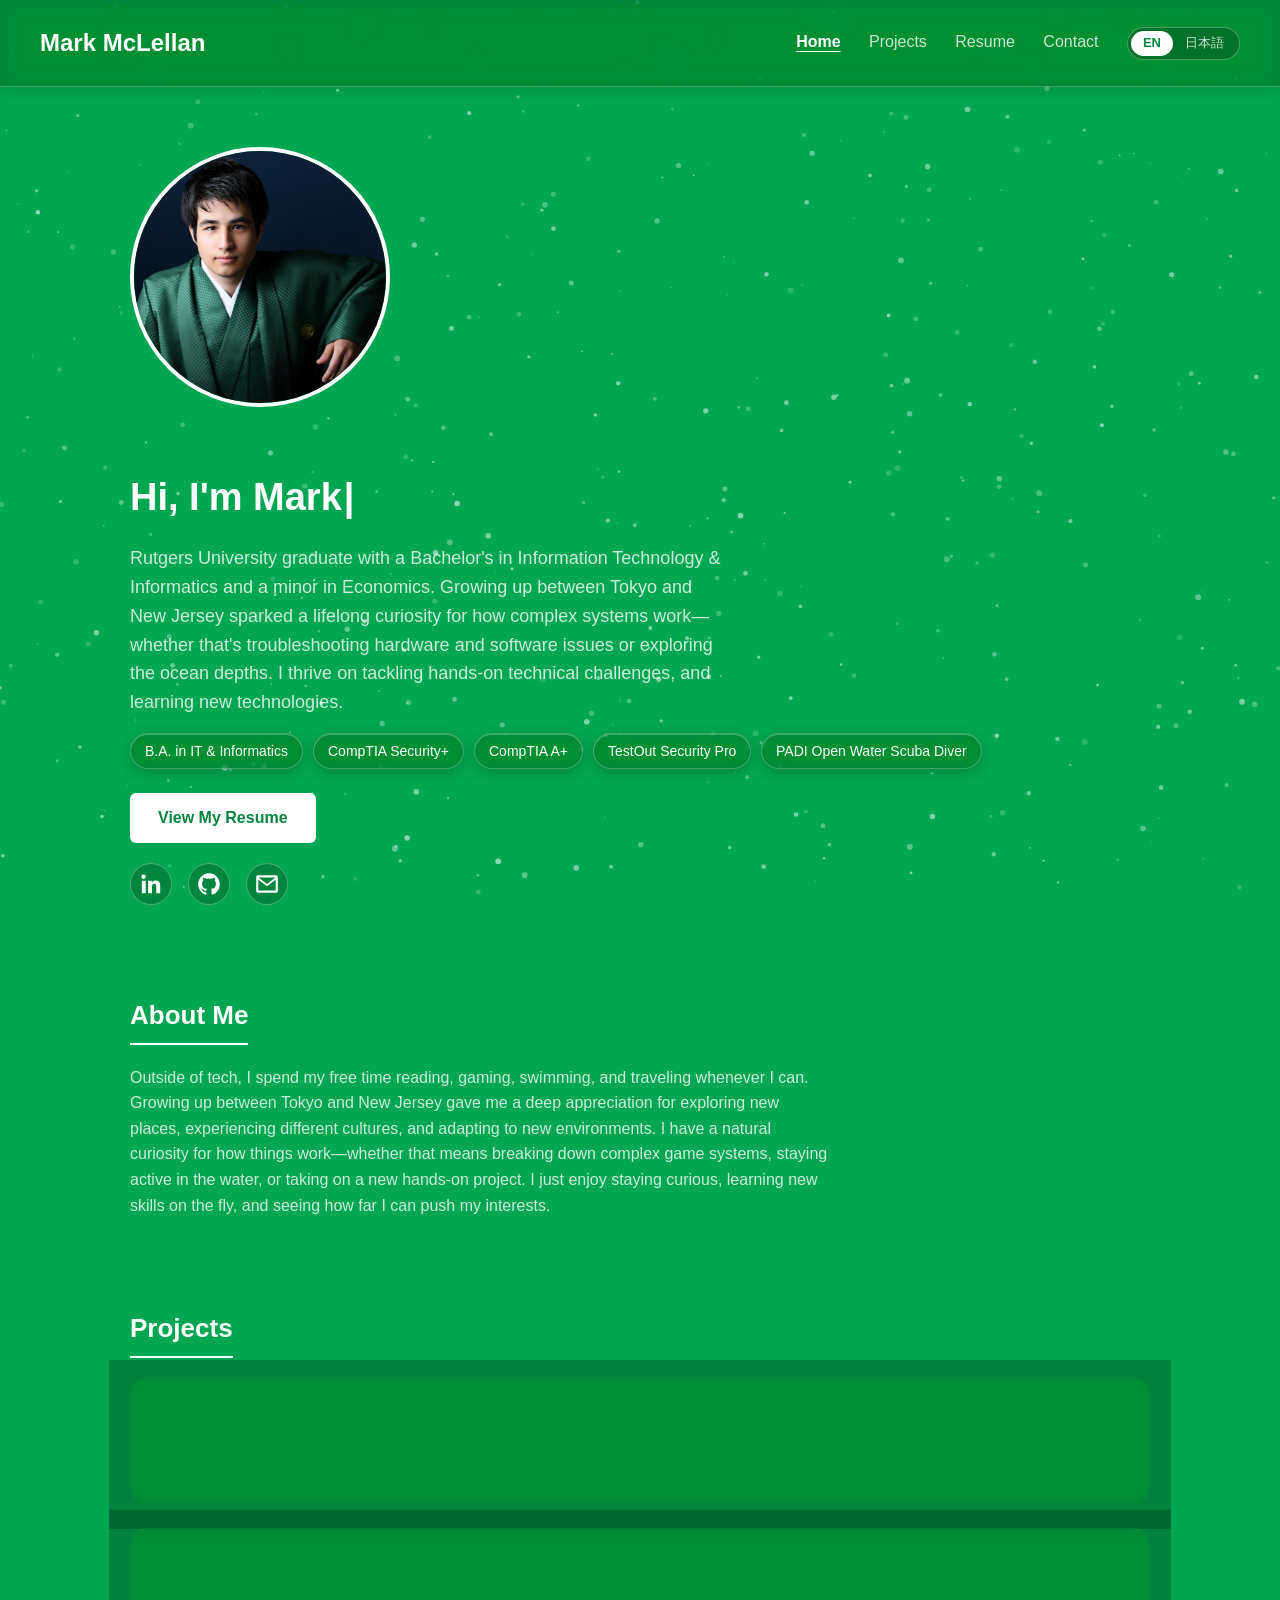
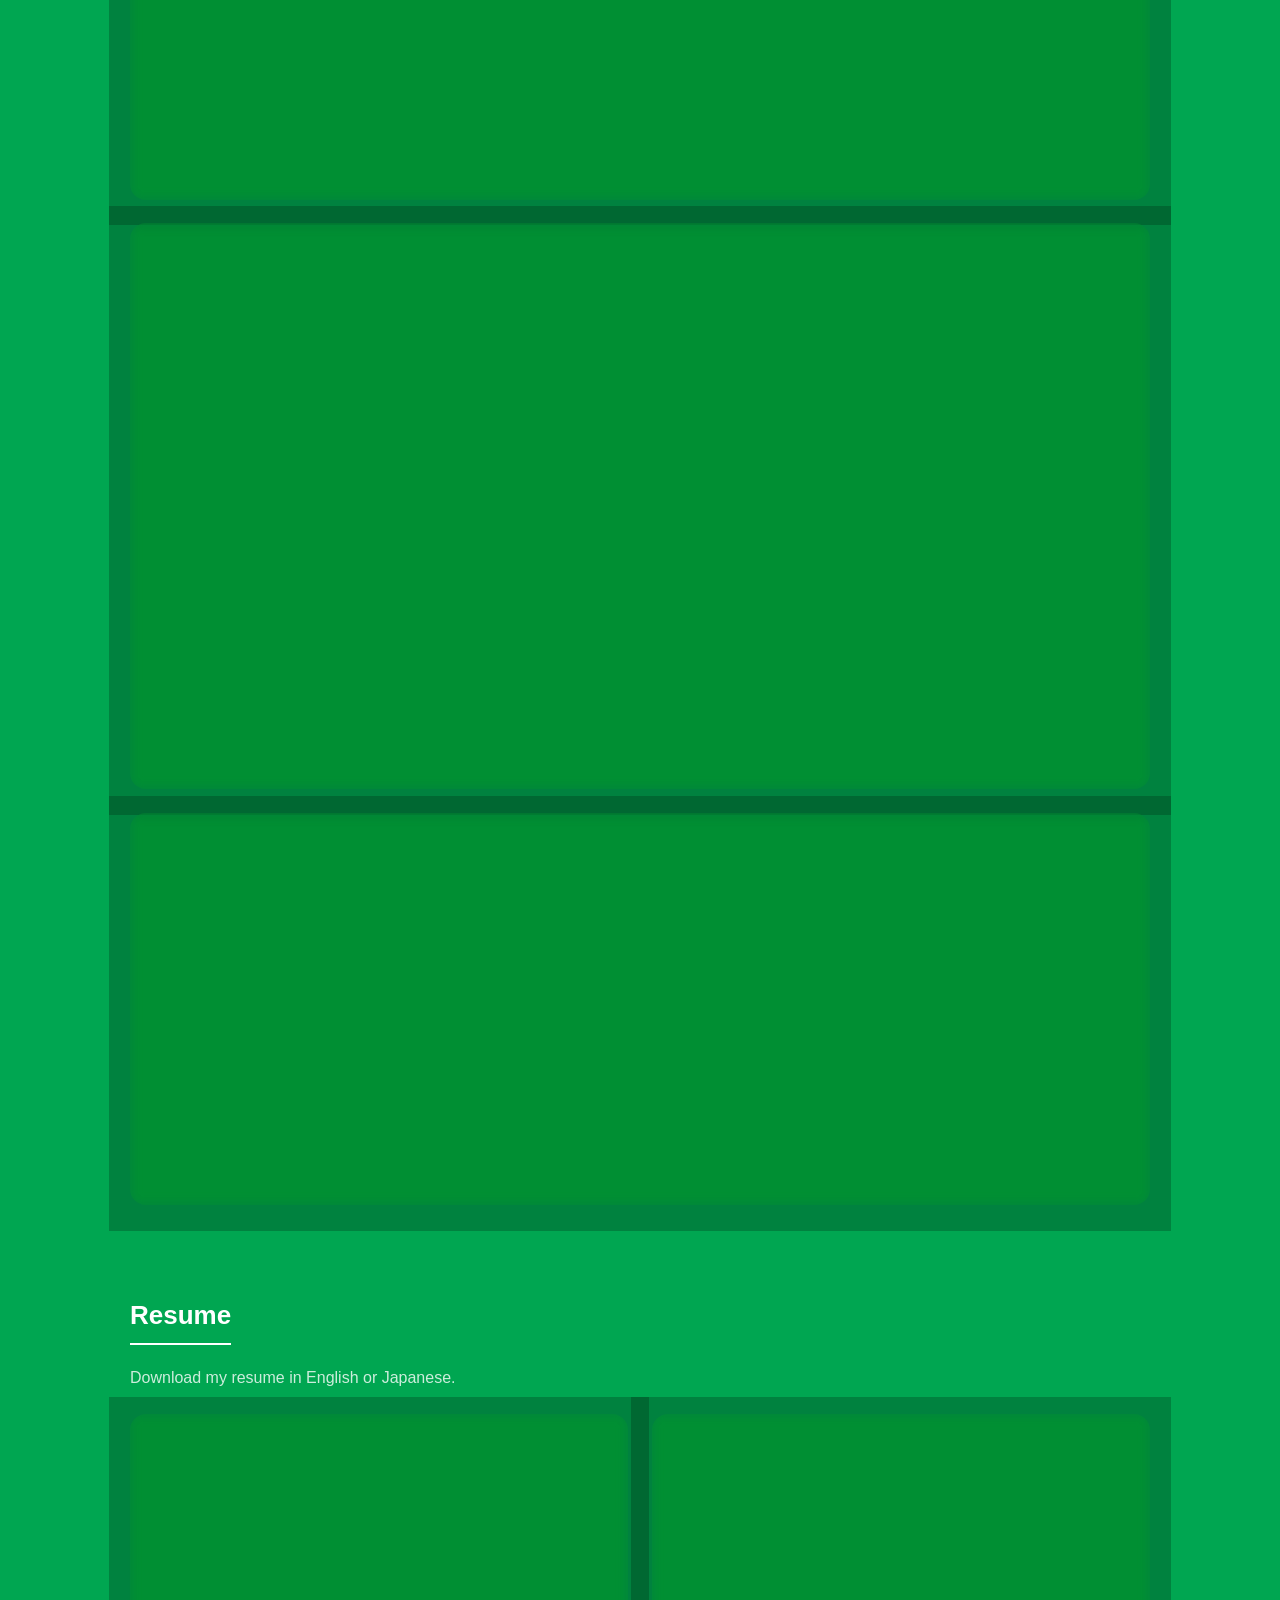
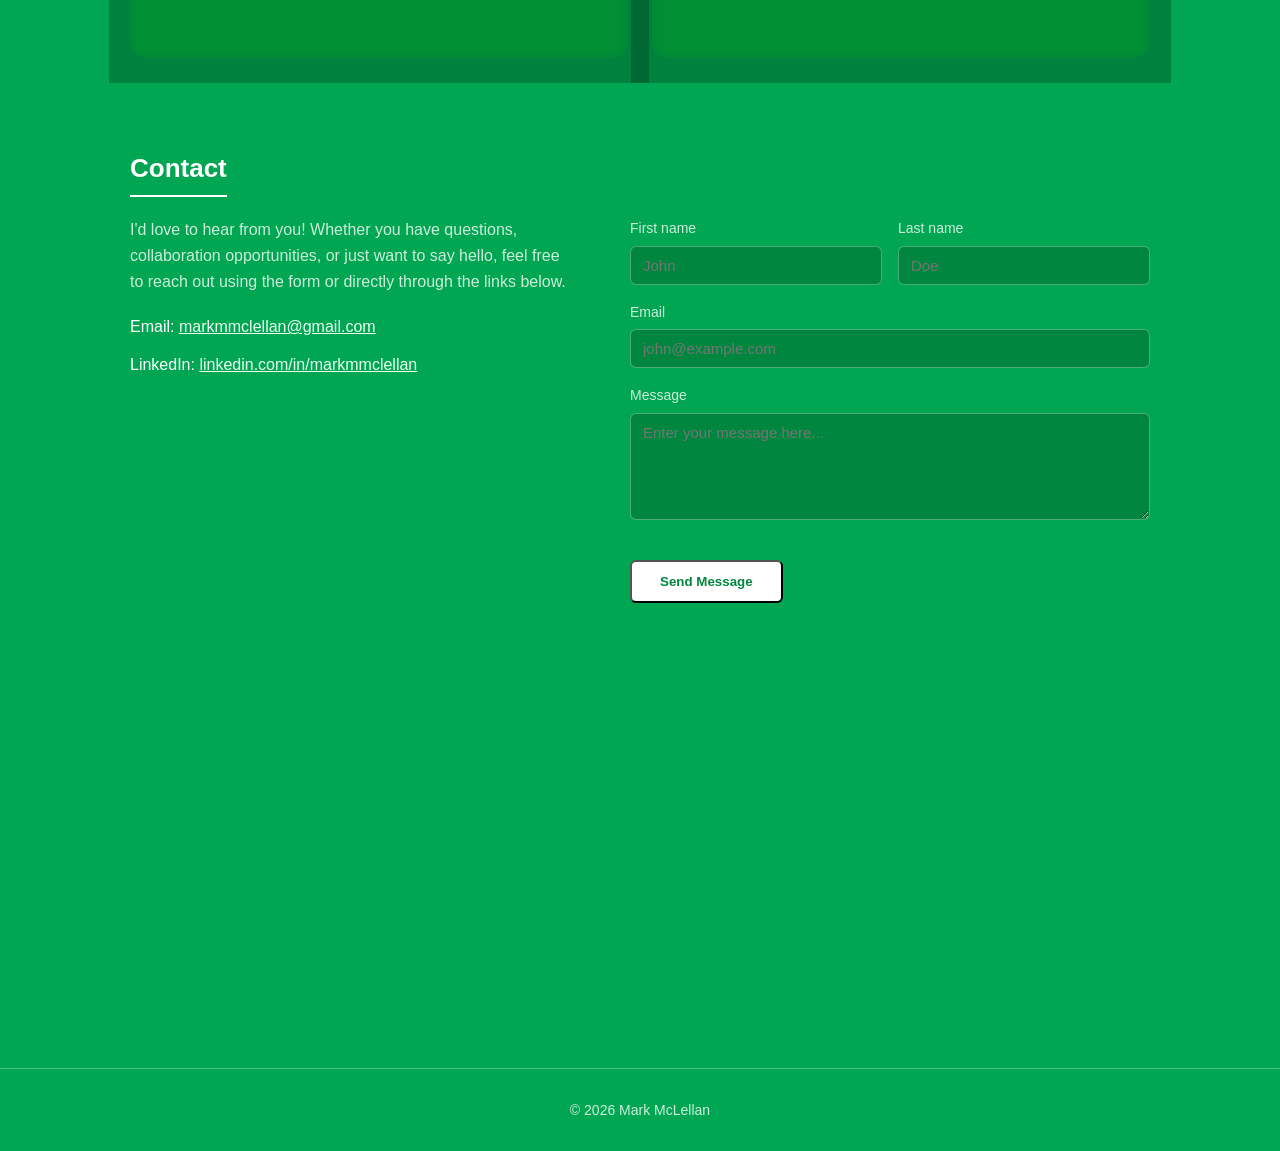
<file: index.html>
<!DOCTYPE html>
<html lang="en">
<head>
    <meta charset="UTF-8">
    <meta name="viewport" content="width=device-width, initial-scale=1.0">
    <title>Mark McLellan</title>
    <meta name="google-site-verification" content="WVJ0k1XuomdZE7ZIM6ZJ7jIzkWC1OlA1aQbXCrHc-C8" />
    <meta name="description" content="Mark McLellan: IT professional and Rutgers graduate (B.A. in Information Technology &amp; Informatics) with CompTIA Security+ and A+. Portfolio, projects and resume.">
    <link rel="canonical" href="https://markmmclellan.github.io/Personal-Website/">
    <meta property="og:type" content="website">
    <meta property="og:url" content="https://markmmclellan.github.io/Personal-Website/">
    <meta property="og:image" content="https://markmmclellan.github.io/Personal-Website/GraduationPortrait.JPG">
    <meta property="og:image:width" content="1200">
    <meta property="og:image:height" content="800">
    <meta property="og:site_name" content="Mark McLellan">
    <meta property="og:title" content="Mark McLellan | IT Professional">
    <meta property="og:description" content="Rutgers graduate with CompTIA Security+ and A+. Portfolio, projects and resume.">
    <meta name="twitter:card" content="summary_large_image">
    <meta name="twitter:image" content="https://markmmclellan.github.io/Personal-Website/GraduationPortrait.JPG">
    <script type="application/ld+json">
    {
        "@context": "https://schema.org",
        "@type": "Person",
        "name": "Mark McLellan",
        "url": "https://markmmclellan.github.io/Personal-Website/",
        "image": "https://markmmclellan.github.io/Personal-Website/GraduationPortrait.JPG",
        "alumniOf": { "@type": "CollegeOrUniversity", "name": "Rutgers University" },
        "sameAs": [
            "https://www.linkedin.com/in/markmmclellan/",
            "https://github.com/markmmclellan"
        ]
    }
    </script>
    <meta name="twitter:title" content="Mark McLellan | IT Professional">
    <meta name="twitter:description" content="Rutgers graduate with CompTIA Security+ and A+. Portfolio, projects and resume.">
    <link rel="stylesheet" type="text/css" href="styles.css">
    <link rel="icon" type="image/x-icon" href="RunningMan.ico">
    <script>document.documentElement.classList.add('js');</script>
</head>

<body>
    <svg width="0" height="0" style="position:absolute" aria-hidden="true" focusable="false">
        <filter id="shoji-silhouette" color-interpolation-filters="sRGB" x="0" y="0" width="100%" height="100%">
            <feColorMatrix type="matrix" values="0.2126 0.7152 0.0722 0 0  0.2126 0.7152 0.0722 0 0  0.2126 0.7152 0.0722 0 0  0 0 0 1 0"/>
            <feComponentTransfer>
                <feFuncR type="table" tableValues="0 0 0 0 0 0 0 0.3 0.85 1 1 1 0.85 0.3 0 0 0 0 0 0 0"/>
                <feFuncG type="table" tableValues="0 0 0 0 0 0 0 0.3 0.85 1 1 1 0.85 0.3 0 0 0 0 0 0 0"/>
                <feFuncB type="table" tableValues="0 0 0 0 0 0 0 0.3 0.85 1 1 1 0.85 0.3 0 0 0 0 0 0 0"/>
            </feComponentTransfer>
        </filter>
    </svg>

    <canvas id="particles"></canvas>

    <nav class="navbar">
        <div class="navbar-left">
            <a href="#home" class="navbar-name">Mark McLellan</a>
        </div>
        <div class="navbar-right">
            <a href="#home" data-i18n="nav.home">Home</a>
            <a href="#projects" data-i18n="nav.projects">Projects</a>
            <a href="#resume" data-i18n="nav.resume">Resume</a>
            <a href="#contact" data-i18n="nav.contact">Contact</a>
            <div class="lang-toggle" role="group" aria-label="Language">
                <button type="button" data-lang="en" aria-pressed="true">EN</button>
                <button type="button" data-lang="ja" aria-pressed="false">日本語</button>
            </div>
        </div>
    </nav>

    <main class="page">
        <section class="bio" id="home">
            <img src="GraduationPortrait.JPG" alt="Graduation Portrait" width="260" height="260">

            <div class="bio-text">
                <h1><span data-i18n="hero.hi">Hi, I'm </span><span id="typed-text"></span><span class="typed-cursor">|</span></h1>
                <p data-i18n="hero.bio">
                    Rutgers University graduate with a Bachelor's in Information Technology & Informatics and a minor in Economics. Growing up between Tokyo and New Jersey sparked a lifelong curiosity for how complex systems work—whether that's troubleshooting hardware and software issues or exploring the ocean depths. I thrive on tackling hands-on technical challenges, and learning new technologies.
                </p>
                <ul class="tag-list">
                    <li><span class="pill" data-i18n="pill.degree">B.A. in IT &amp; Informatics</span></li>
                    <li>
                        <a class="pill" href="https://www.credly.com/badges/8615ea12-2bb7-4987-b789-14b8177d3f2a/public_url" target="_blank" rel="noopener">CompTIA Security+</a>
                        <div class="cert-popover">
                            <div class="cert-popover-card">
                                <div data-iframe-width="150" data-iframe-height="270" data-share-badge-id="8615ea12-2bb7-4987-b789-14b8177d3f2a" data-share-badge-host="https://www.credly.com"></div>
                            </div>
                        </div>
                    </li>
                    <li>
                        <a class="pill" href="https://www.credly.com/badges/a72372af-707b-4205-a9df-ca8b267f6a89/public_url" target="_blank" rel="noopener">CompTIA A+</a>
                        <div class="cert-popover">
                            <div class="cert-popover-card">
                                <div data-iframe-width="150" data-iframe-height="270" data-share-badge-id="a72372af-707b-4205-a9df-ca8b267f6a89" data-share-badge-host="https://www.credly.com"></div>
                            </div>
                        </div>
                    </li>
                    <li><span class="pill">TestOut Security Pro</span></li>
                    <li><span class="pill" data-i18n="pill.padi">PADI Open Water Scuba Diver</span></li>
                </ul>
                <a class="button" href="#resume" data-i18n="btn.viewresume">View My Resume</a>

                <ul class="social-links">
                    <li>
                        <a href="https://www.linkedin.com/in/markmmclellan/" target="_blank" rel="noopener" aria-label="LinkedIn">
                            <svg viewBox="0 0 24 24" width="26" height="26" fill="currentColor" aria-hidden="true">
                                <path d="M20.45 20.45h-3.56v-5.57c0-1.33-.02-3.04-1.85-3.04-1.85 0-2.14 1.45-2.14 2.94v5.67H9.34V9h3.42v1.56h.05c.48-.91 1.65-1.85 3.4-1.85 3.63 0 4.3 2.39 4.3 5.5v6.24zM5.34 7.43a2.07 2.07 0 1 1 0-4.13 2.07 2.07 0 0 1 0 4.13zM7.12 20.45H3.56V9h3.56v11.45z"/>
                            </svg>
                        </a>
                    </li>
                    <li>
                        <a href="https://github.com/markmmclellan" target="_blank" rel="noopener" aria-label="GitHub">
                            <svg viewBox="0 0 24 24" width="26" height="26" fill="currentColor" aria-hidden="true">
                                <path d="M12 2C6.48 2 2 6.58 2 12.2c0 4.5 2.87 8.32 6.84 9.67.5.1.68-.22.68-.49 0-.24-.01-1.04-.01-1.88-2.78.61-3.37-1.21-3.37-1.21-.46-1.18-1.11-1.5-1.11-1.5-.91-.63.07-.62.07-.62 1 .07 1.53 1.05 1.53 1.05.89 1.55 2.34 1.1 2.91.84.09-.66.35-1.1.63-1.36-2.22-.26-4.56-1.14-4.56-5.07 0-1.12.39-2.03 1.03-2.75-.1-.26-.45-1.3.1-2.71 0 0 .84-.27 2.75 1.05a9.3 9.3 0 0 1 5 0c1.91-1.32 2.75-1.05 2.75-1.05.55 1.41.2 2.45.1 2.71.64.72 1.03 1.63 1.03 2.75 0 3.94-2.34 4.8-4.57 5.06.36.32.68.94.68 1.9 0 1.37-.01 2.47-.01 2.81 0 .27.18.6.69.49A10.02 10.02 0 0 0 22 12.2C22 6.58 17.52 2 12 2z"/>
                            </svg>
                        </a>
                    </li>
                    <li>
                        <a href="mailto:markmmclellan@gmail.com" aria-label="Email">
                            <svg viewBox="0 0 24 24" width="26" height="26" fill="currentColor" aria-hidden="true">
                                <path d="M2 5.5A1.5 1.5 0 0 1 3.5 4h17A1.5 1.5 0 0 1 22 5.5v13a1.5 1.5 0 0 1-1.5 1.5h-17A1.5 1.5 0 0 1 2 18.5v-13zm2.2.5 7.8 5.98L19.8 6H4.2zM20 7.98l-7.4 5.67a1 1 0 0 1-1.2 0L4 7.98V18h16V7.98z"/>
                            </svg>
                        </a>
                    </li>
                </ul>
            </div>
        </section>

        <section>
            <h2 class="section-title" data-i18n="about.title">About Me</h2>
            <p data-i18n="about.body">
                Outside of tech, I spend my free time reading, gaming, swimming, and traveling whenever I can. Growing up between Tokyo and New Jersey gave me a deep appreciation for exploring new places, experiencing different cultures, and adapting to new environments. I have a natural curiosity for how things work—whether that means breaking down complex game systems, staying active in the water, or taking on a new hands-on project. I just enjoy staying curious, learning new skills on the fly, and seeing how far I can push my interests.
            </p>
        </section>

        <section id="projects">
            <h2 class="section-title" data-i18n="proj.title">Projects</h2>

            <div class="project-grid">
                <div class="project-card">
                    <h3 data-i18n="proj.site.title">Personal Website</h3>
                    <p data-i18n="proj.site.body">This site — built with HTML, JavaScript, and CSS to showcase my background, resume, and projects.</p>
                </div>
            </div>

            <div class="project-grid">
                <div class="project-card">
                    <h3 data-i18n="proj.vcalc.title">V-Calc: Pokémon Champions Damage &amp; Speed Calculator</h3>
                    <p data-i18n="proj.vcalc.body">A Showdown-style damage and turn-order calculator for Pokémon Champions, built with React and TypeScript on top of the @smogon/calc Champions ruleset. Pulls live usage data from op.gg via a custom scraper so popular moves, items, abilities, natures and Stat Point spreads apply in one click, supports Doubles with spread-move handling, team import/export from Showdown pastes, and saved presets. Deployed to GitHub Pages with a scheduled workflow that rebuilds every 6 hours to keep the data fresh.</p>
                    <a href="https://markmmclellan.github.io/V-Calc/" target="_blank" rel="noopener" data-i18n="link.live">Live Calculator &rarr;</a>
                    <a href="https://github.com/markmmclellan/v-calc" target="_blank" rel="noopener" data-i18n="link.github">View on GitHub &rarr;</a>
                </div>
            </div>

            <div class="project-grid">
                <div class="project-card">
                    <h3 data-i18n="proj.llm.title">Self Hosted Local LLM &amp; Interface Stack</h3>
                    <p data-i18n="proj.llm.body">An end-to-end local AI environment running on my own hardware. Koboldcpp serves a Gemma 4 12B (QAT) model as an API backend, and SillyTavern provides the front end for session management and prompt customization. I reach it from my phone from anywhere over Tailscale.</p>

                    <div class="flow" role="img" data-i18n-aria="flow.aria" aria-label="Diagram: a phone connects over a Tailscale WireGuard tunnel to a home PC running SillyTavern, Koboldcpp and the Gemma 4 12B model.">
                        <div class="flow-node">
                            <strong data-i18n="flow.phone">Phone</strong>
                            <span data-i18n="flow.phone.sub">Browser, from anywhere</span>
                        </div>
                        <div class="flow-arrow" aria-hidden="true"></div>
                        <div class="flow-node">
                            <strong data-i18n="flow.ts">Tailscale</strong>
                            <span data-i18n="flow.ts.sub">WireGuard-encrypted mesh, no open ports</span>
                        </div>
                        <div class="flow-arrow" aria-hidden="true"></div>
                        <div class="flow-node flow-host">
                            <strong data-i18n="flow.pc">Home PC</strong>
                            <span>RTX 5080 16 GB &middot; 32 GB RAM</span>
                            <ul>
                                <li data-i18n="flow.li.st">SillyTavern (front end)</li>
                                <li data-i18n="flow.li.kobold">Koboldcpp (API backend)</li>
                                <li>Gemma 4 12B QAT</li>
                            </ul>
                        </div>
                    </div>

                    <h4 data-i18n="sec.title">Security</h4>
                    <p data-i18n="sec.body">I used Tailscale instead of port forwarding, so nothing on my home network is exposed to the public internet. Only my own authenticated devices can reach the model.</p>

                    <h4 data-i18n="learn.title">What I learned</h4>
                    <p data-i18n="learn.body">I originally built it as a coding assistant, but models this small turned out to be poor at coding work. I repurposed it as a general assistant and for recreation, which is where it shines.</p>
                </div>
            </div>

            <div class="project-grid">
                <div class="project-card">
                    <h3 data-i18n="proj.dog.title">Dogeared: Personal Reading Library (PWA)</h3>
                    <p data-i18n="proj.dog.body">A mobile-first, installable web app for importing, organizing and reading long-form text. It's a serverless, single-user app built on Cloudflare Workers and D1 (SQLite) with a Vite-built vanilla JavaScript front end, and it runs entirely on Cloudflare's free tier.</p>
                    <ul class="project-list">
                        <li data-i18n="dog.li1"><strong>Security:</strong> password login with HMAC-signed, HttpOnly session cookies, constant-time comparison, and per-IP brute-force protection with escalating lockouts and optional email alerts.</li>
                        <li data-i18n="dog.li2"><strong>Safe imports:</strong> EPUB, HTML and plain-text import with content sanitized through DOMPurify, plus an HTTPS-only, allowlisted server-side fetch proxy.</li>
                        <li data-i18n="dog.li3"><strong>Offline reading:</strong> a service worker with IndexedDB and Cache API storage lets saved material be read without a connection.</li>
                        <li data-i18n="dog.li4"><strong>Library features:</strong> reading progress, bookmarks with notes, shelves, series ordering, search, and JSON backup/export.</li>
                        <li data-i18n="dog.li5"><strong>Data layer:</strong> a relational schema with foreign keys and cascading deletes, evolved through versioned SQL migrations.</li>
                    </ul>
                </div>
            </div>
        </section>

        <section id="resume">
            <h2 class="section-title" data-i18n="resume.title">Resume</h2>
            <p style="margin-bottom: 24px;" data-i18n="resume.intro">Download my resume in English or Japanese.</p>

            <div class="project-grid">
                <div class="project-card resume-card">
                    <span class="lang-tag">EN</span>
                    <h3 data-i18n="resume.en.title">English Resume</h3>
                    <p data-i18n="resume.en.body">Entry-level IT professional with a B.A. in IT, CompTIA A+ and Security+, and hands-on support experience.</p>
                    <a class="button" href="resume.pdf" target="_blank" rel="noopener" data-i18n="btn.pdf">Open PDF</a>
                </div>

                <div class="project-card resume-card">
                    <span class="lang-tag">日本語</span>
                    <h3>履歴書</h3>
                    <p data-i18n="resume.jp.body">My resume in the standard Japanese format.</p>
                    <a class="button" href="rirekisho.pdf" target="_blank" rel="noopener" data-i18n="btn.pdf">Open PDF</a>
                </div>
            </div>
        </section>

        <section id="contact">
            <h2 class="section-title" data-i18n="contact.title">Contact</h2>

            <div class="contact-grid">
                <div class="contact-info">
                    <p data-i18n="contact.intro">
                        I'd love to hear from you! Whether you have questions, collaboration opportunities,
                        or just want to say hello, feel free to reach out using the form or directly through
                        the links below.
                    </p>
                    <ul class="contact-links">
                        <li><span data-i18n="contact.email">Email: </span><a href="mailto:markmmclellan@gmail.com">markmmclellan@gmail.com</a></li>
                        <li>LinkedIn: <a href="https://www.linkedin.com/in/markmmclellan/" target="_blank" rel="noopener">linkedin.com/in/markmmclellan</a></li>
                    </ul>
                </div>

                <form class="contact-form" action="mailto:markmmclellan@gmail.com" method="post" enctype="text/plain">
                    <div class="form-row">
                        <div class="form-group">
                            <label for="fname" data-i18n="form.fname">First name</label>
                            <input type="text" id="fname" name="fname" placeholder="John" data-i18n-placeholder="ph.fname" required>
                        </div>
                        <div class="form-group">
                            <label for="lname" data-i18n="form.lname">Last name</label>
                            <input type="text" id="lname" name="lname" placeholder="Doe" data-i18n-placeholder="ph.lname" required>
                        </div>
                    </div>

                    <div class="form-row">
                        <div class="form-group">
                            <label for="email" data-i18n="form.email">Email</label>
                            <input type="email" id="email" name="email" placeholder="john@example.com" required>
                        </div>
                    </div>

                    <div class="form-row">
                        <div class="form-group">
                            <label for="message" data-i18n="form.message">Message</label>
                            <textarea id="message" name="message" rows="5" placeholder="Enter your message here..." data-i18n-placeholder="ph.message" required></textarea>
                        </div>
                    </div>

                    <button type="submit" class="button" data-i18n="btn.send">Send Message</button>
                </form>
            </div>
        </section>
    </main>

    <footer>
        &copy; 2026 Mark McLellan
    </footer>

    <script src="translations.js"></script>
    <script src="i18n.js"></script>
    <script src="typewriter.js"></script>
    <script src="tilt.js"></script>
    <script src="particles.js"></script>
    <script src="cards.js"></script>
    <script src="nav.js"></script>
    <script async src="https://cdn.credly.com/assets/utilities/embed.js"></script>
</body>
</html>
</file>
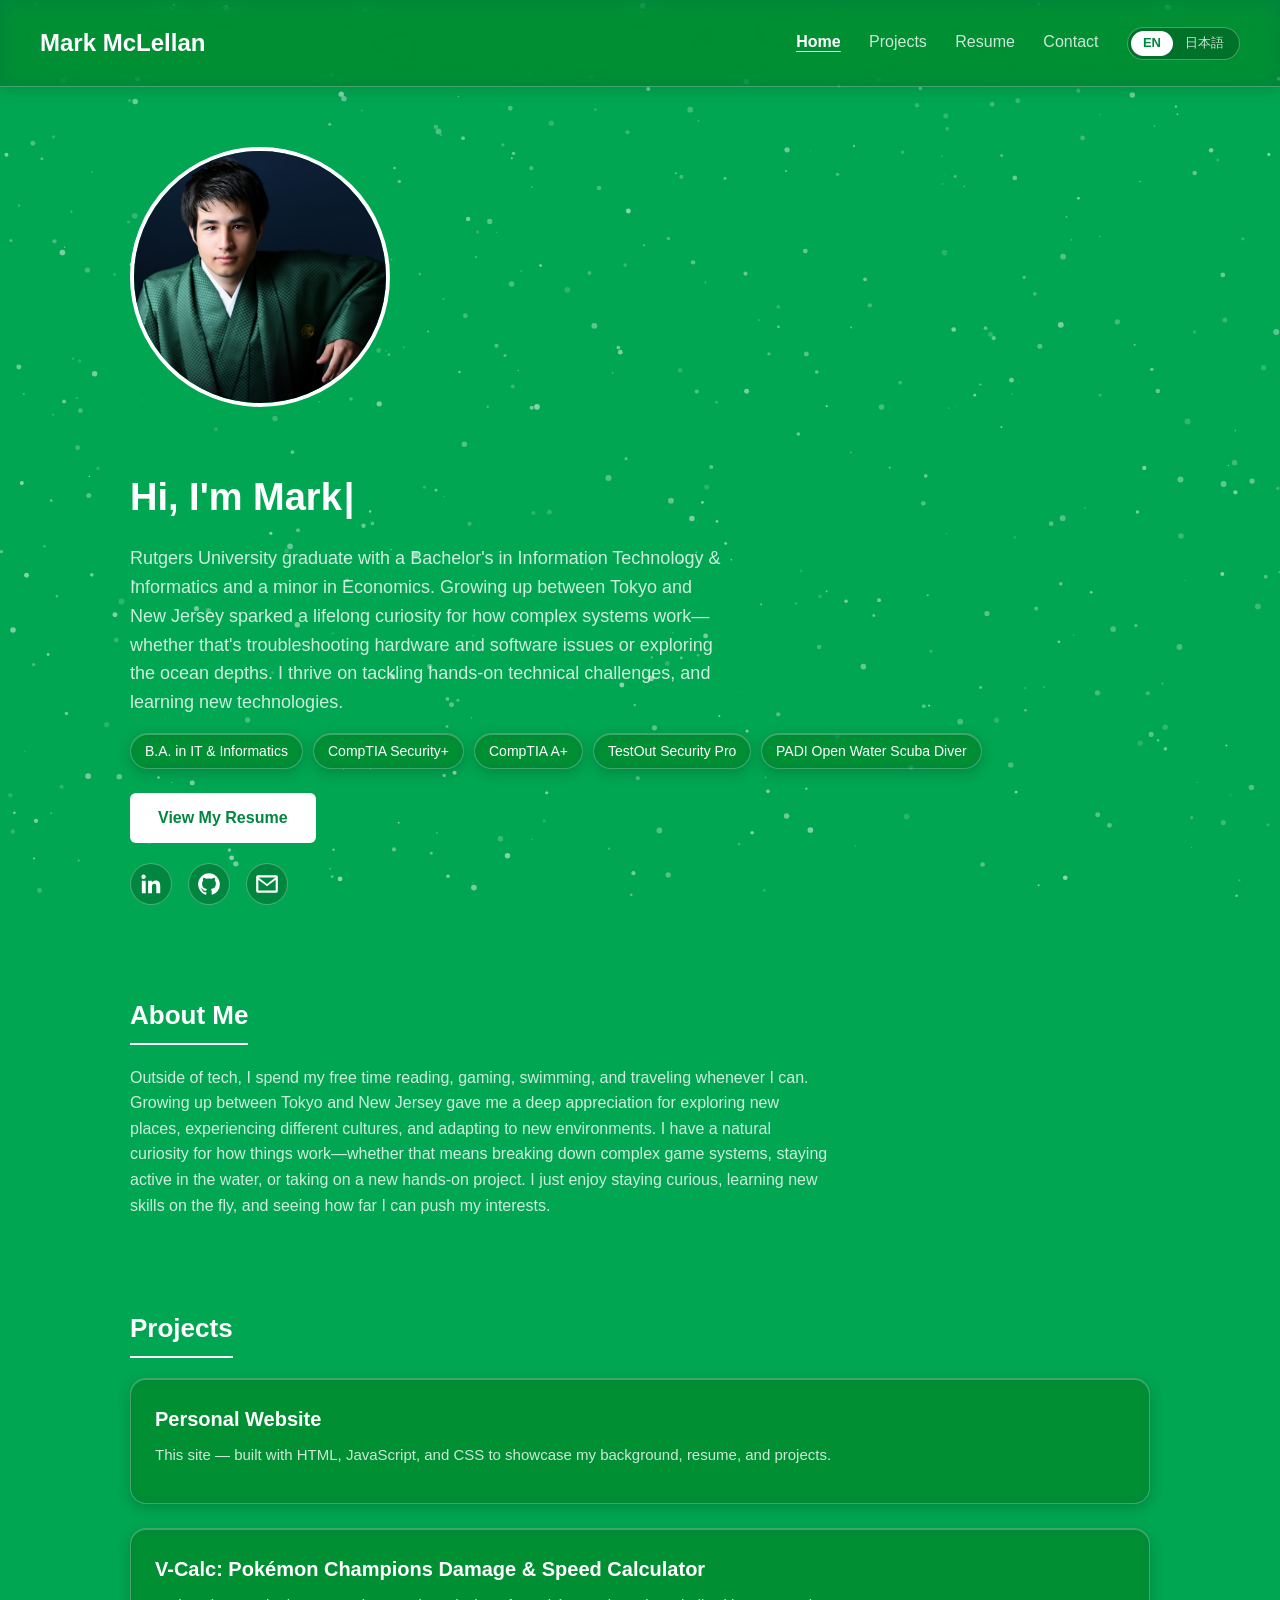
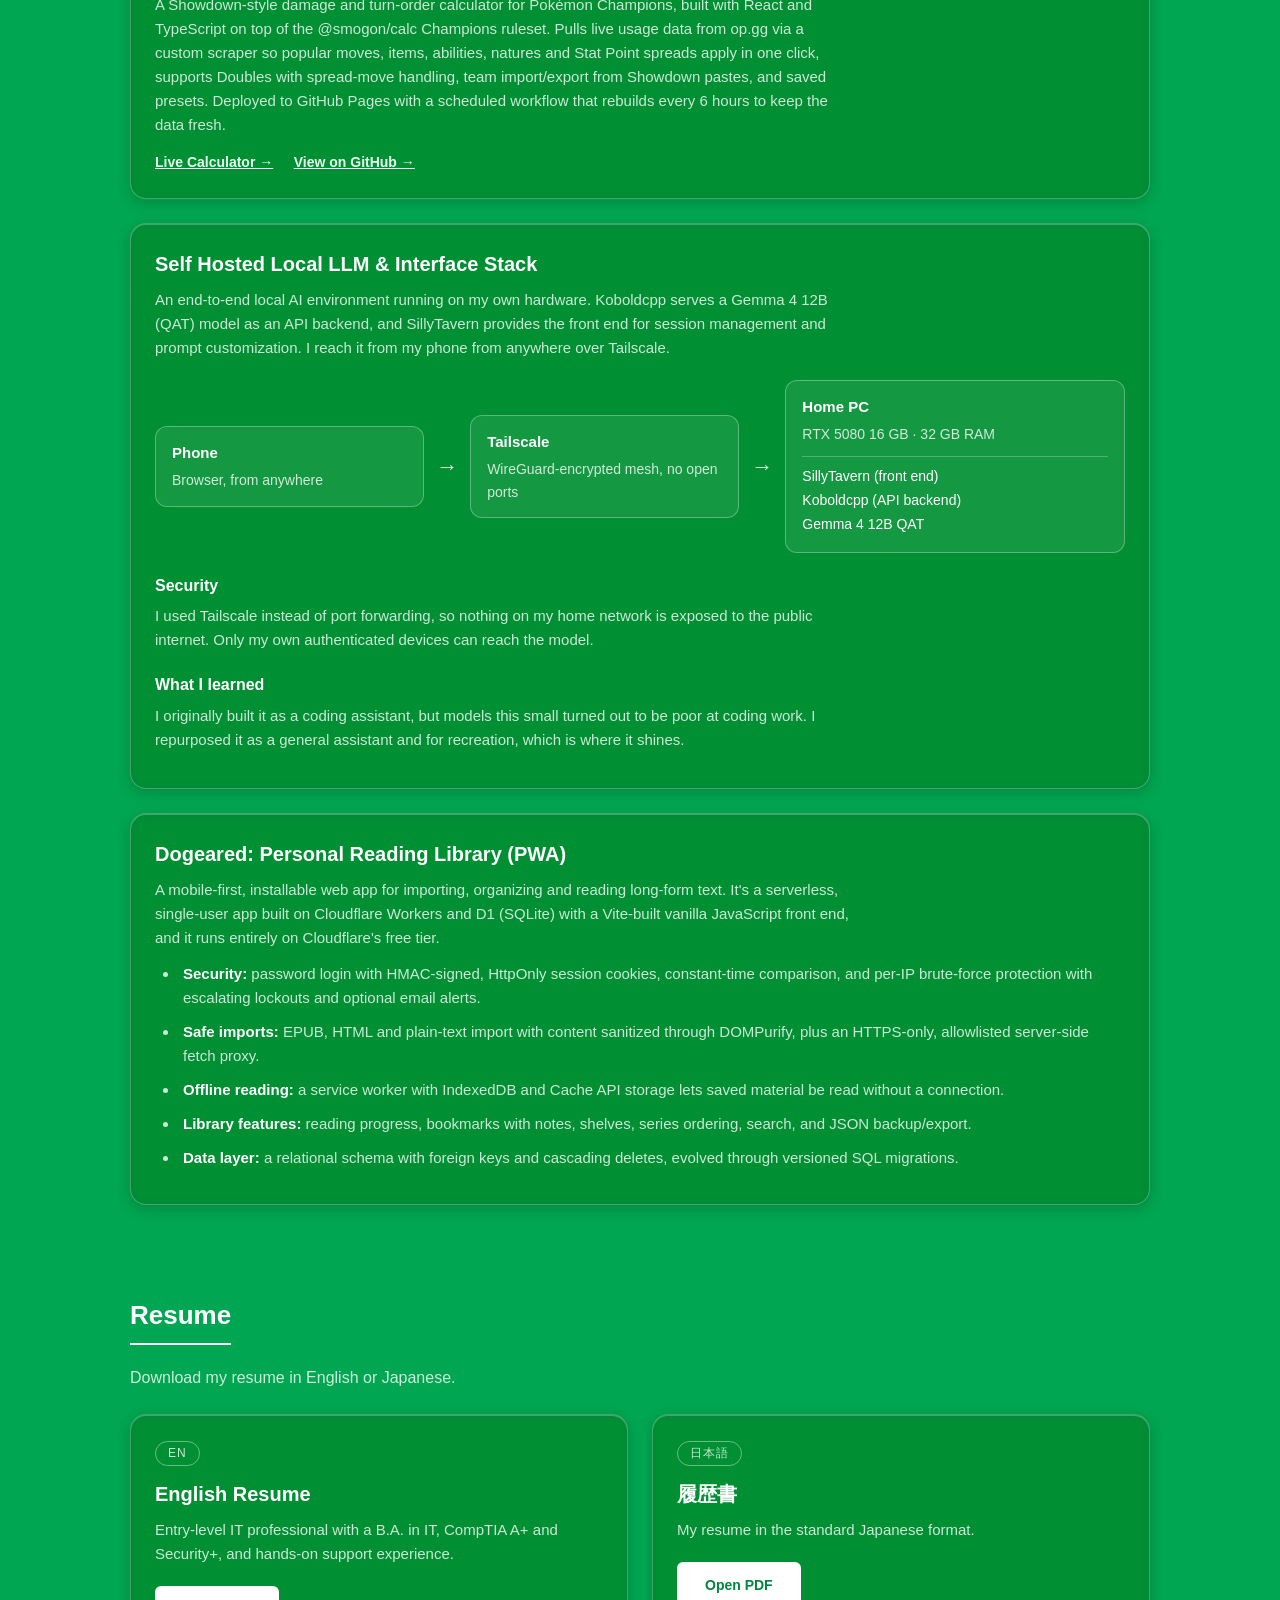
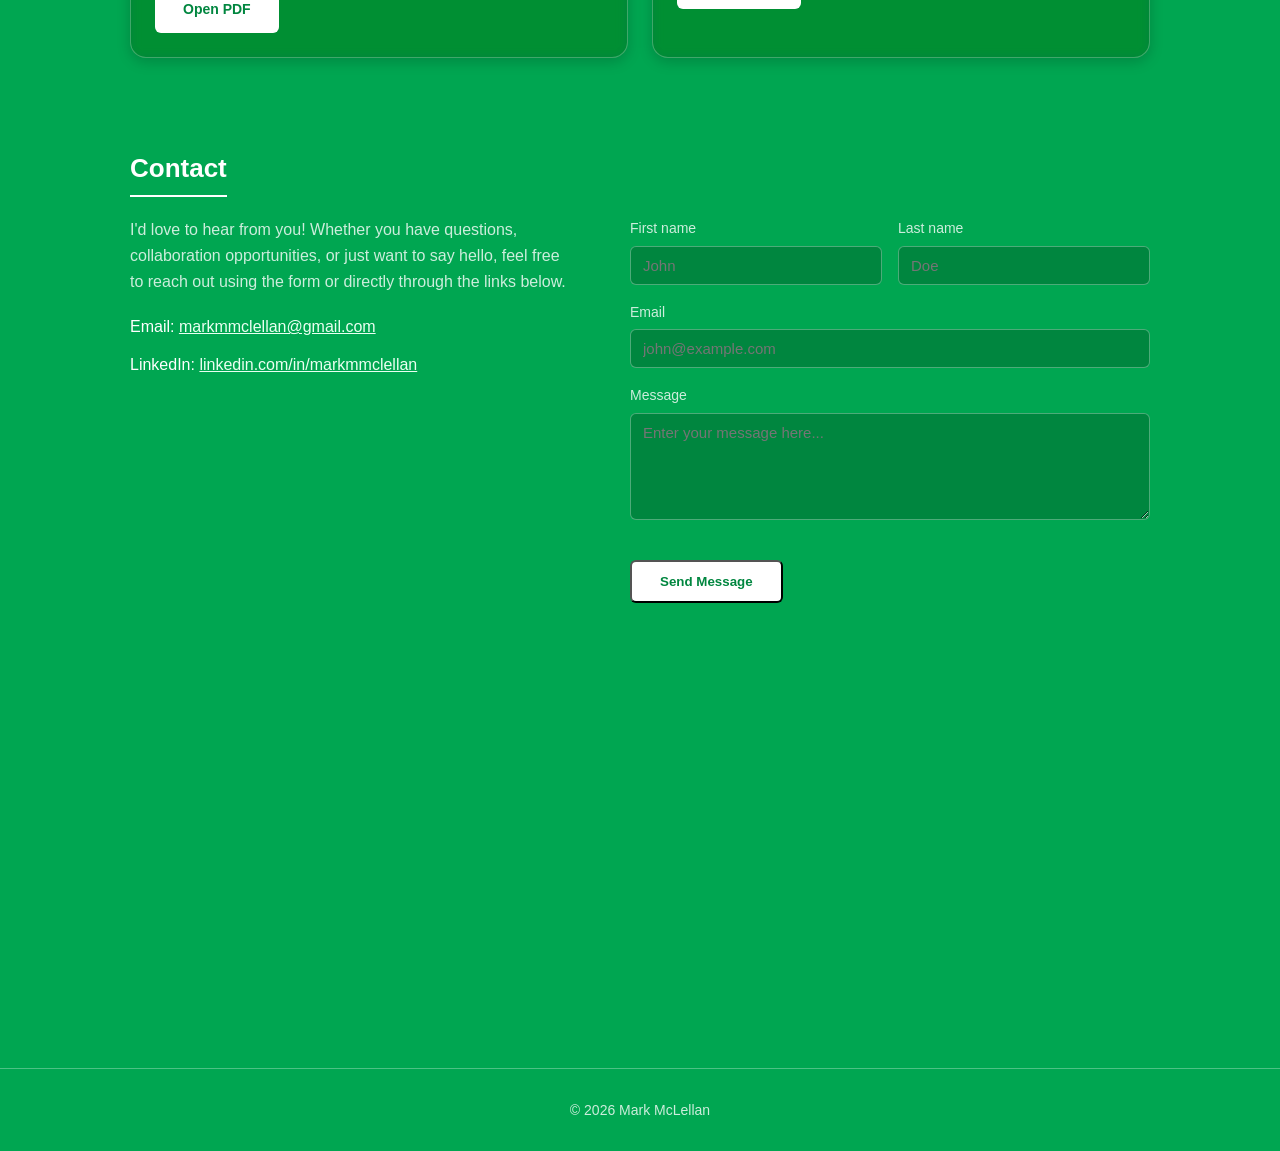
<file: contact.html>
<!DOCTYPE html>
<html lang="en">
<head>
    <meta charset="UTF-8">
    <meta name="viewport" content="width=device-width, initial-scale=1.0">
    <title>Contact | Mark McLellan</title>
    <link rel="canonical" href="https://markmmclellan.github.io/Personal-Website/">
    <meta http-equiv="refresh" content="0; url=index.html#contact">
    <script>location.replace('index.html#contact');</script>
</head>
<body>
    <p>This page has moved. <a href="index.html#contact">Go to Contact</a>.</p>
</body>
</html>
</file>
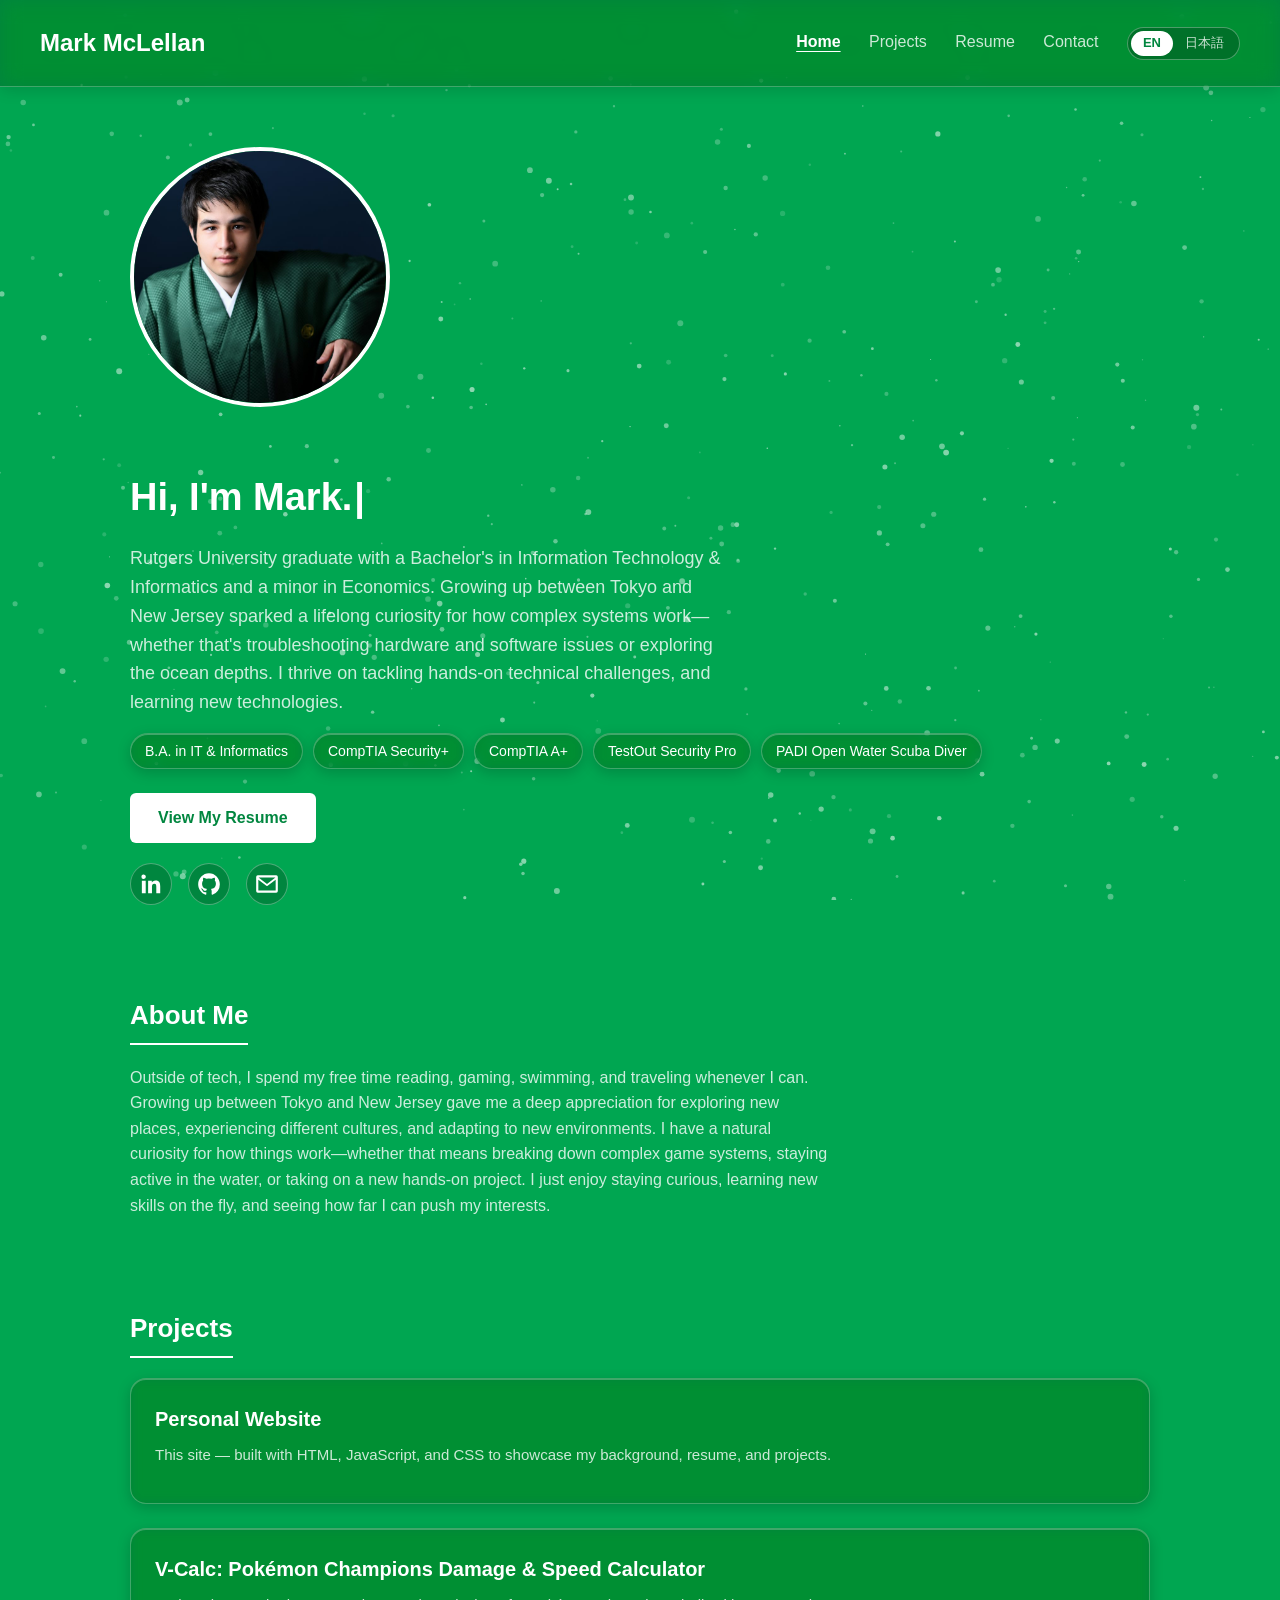
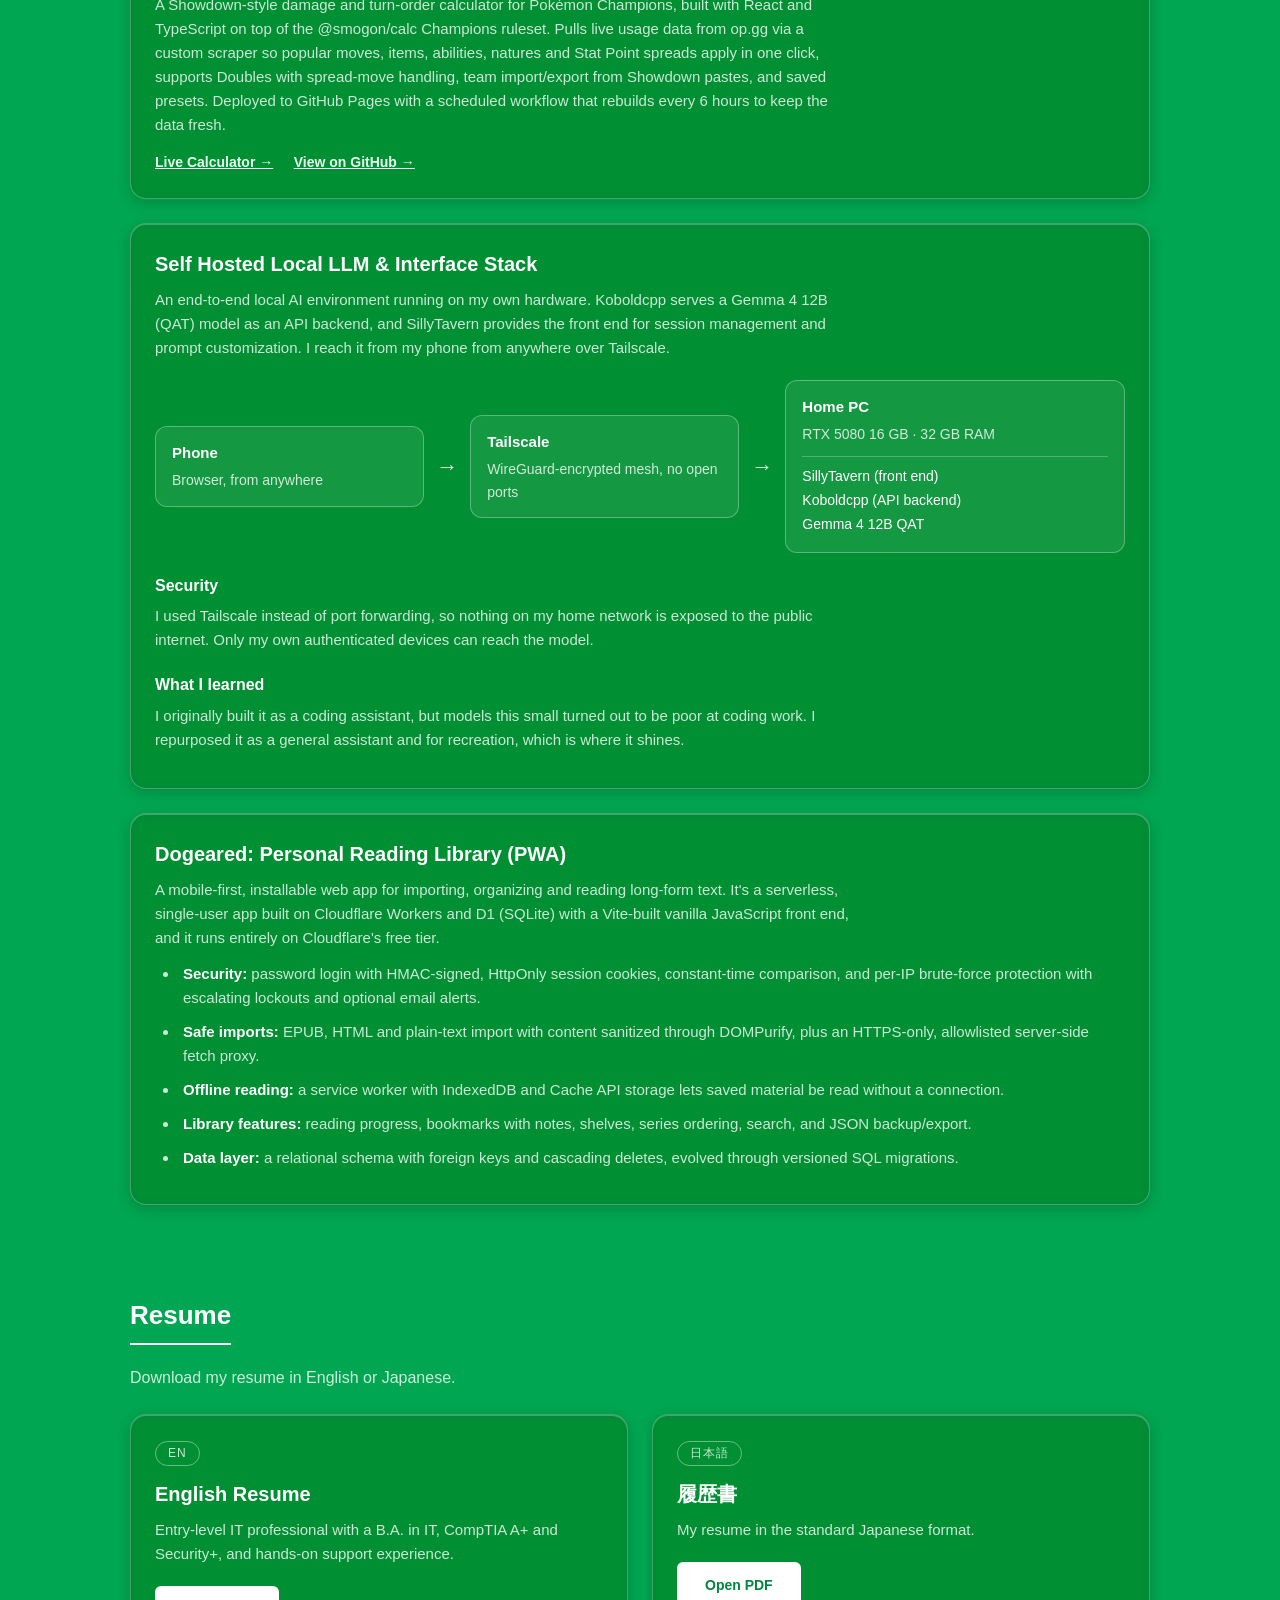
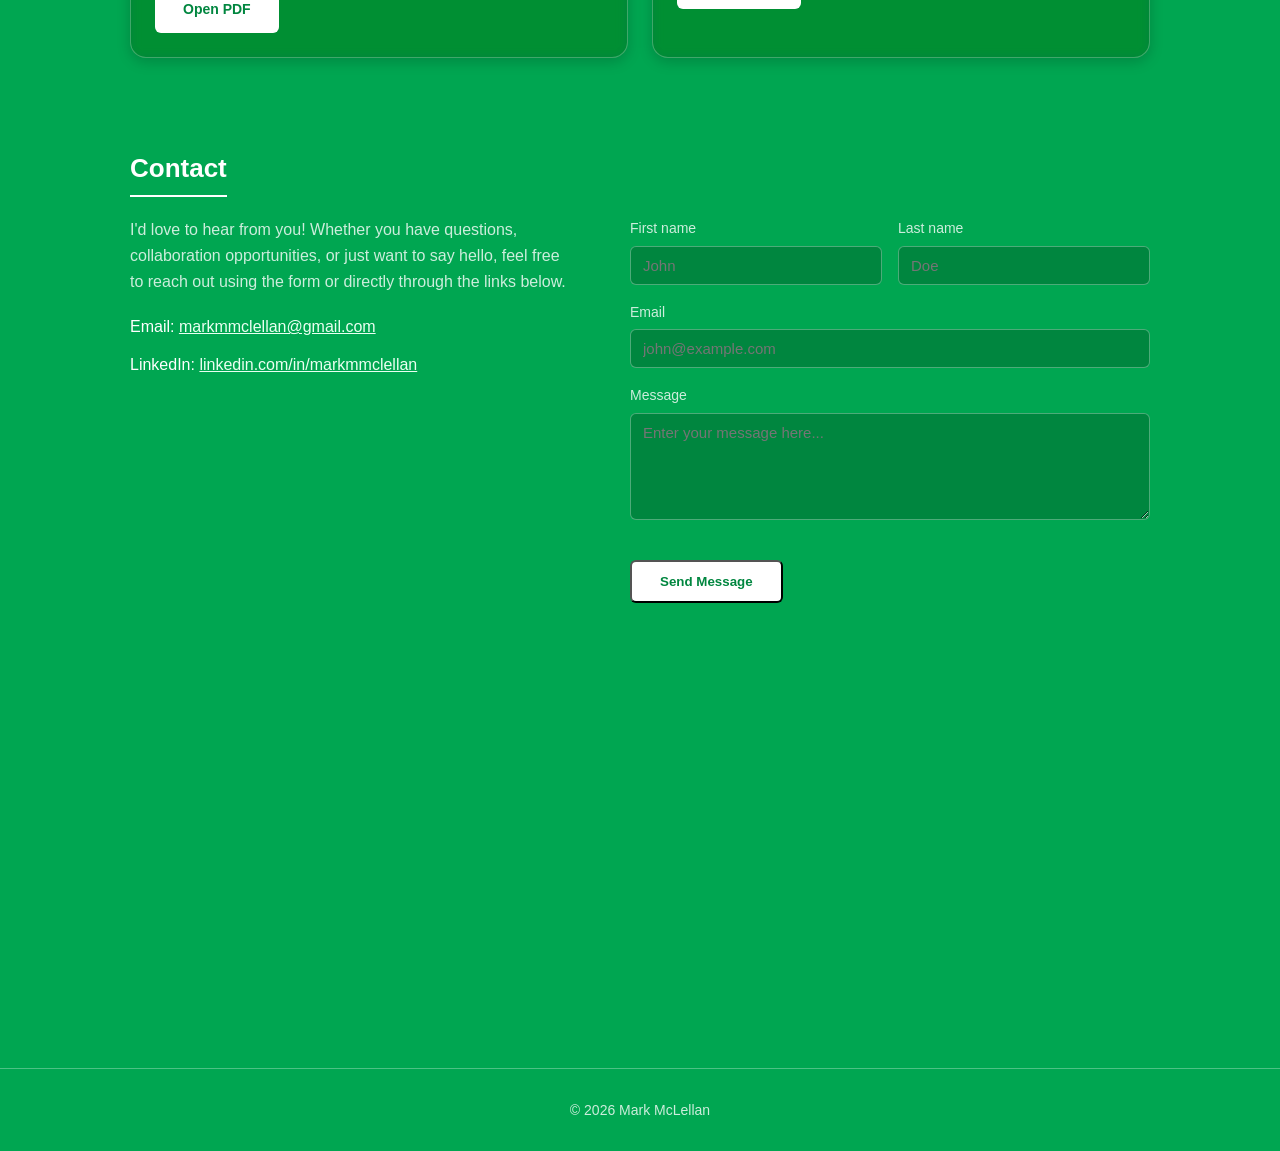
<file: project.html>
<!DOCTYPE html>
<html lang="en">
<head>
    <meta charset="UTF-8">
    <meta name="viewport" content="width=device-width, initial-scale=1.0">
    <title>Projects | Mark McLellan</title>
    <link rel="canonical" href="https://markmmclellan.github.io/Personal-Website/">
    <meta http-equiv="refresh" content="0; url=index.html#projects">
    <script>location.replace('index.html#projects');</script>
</head>
<body>
    <p>This page has moved. <a href="index.html#projects">Go to Projects</a>.</p>
</body>
</html>
</file>
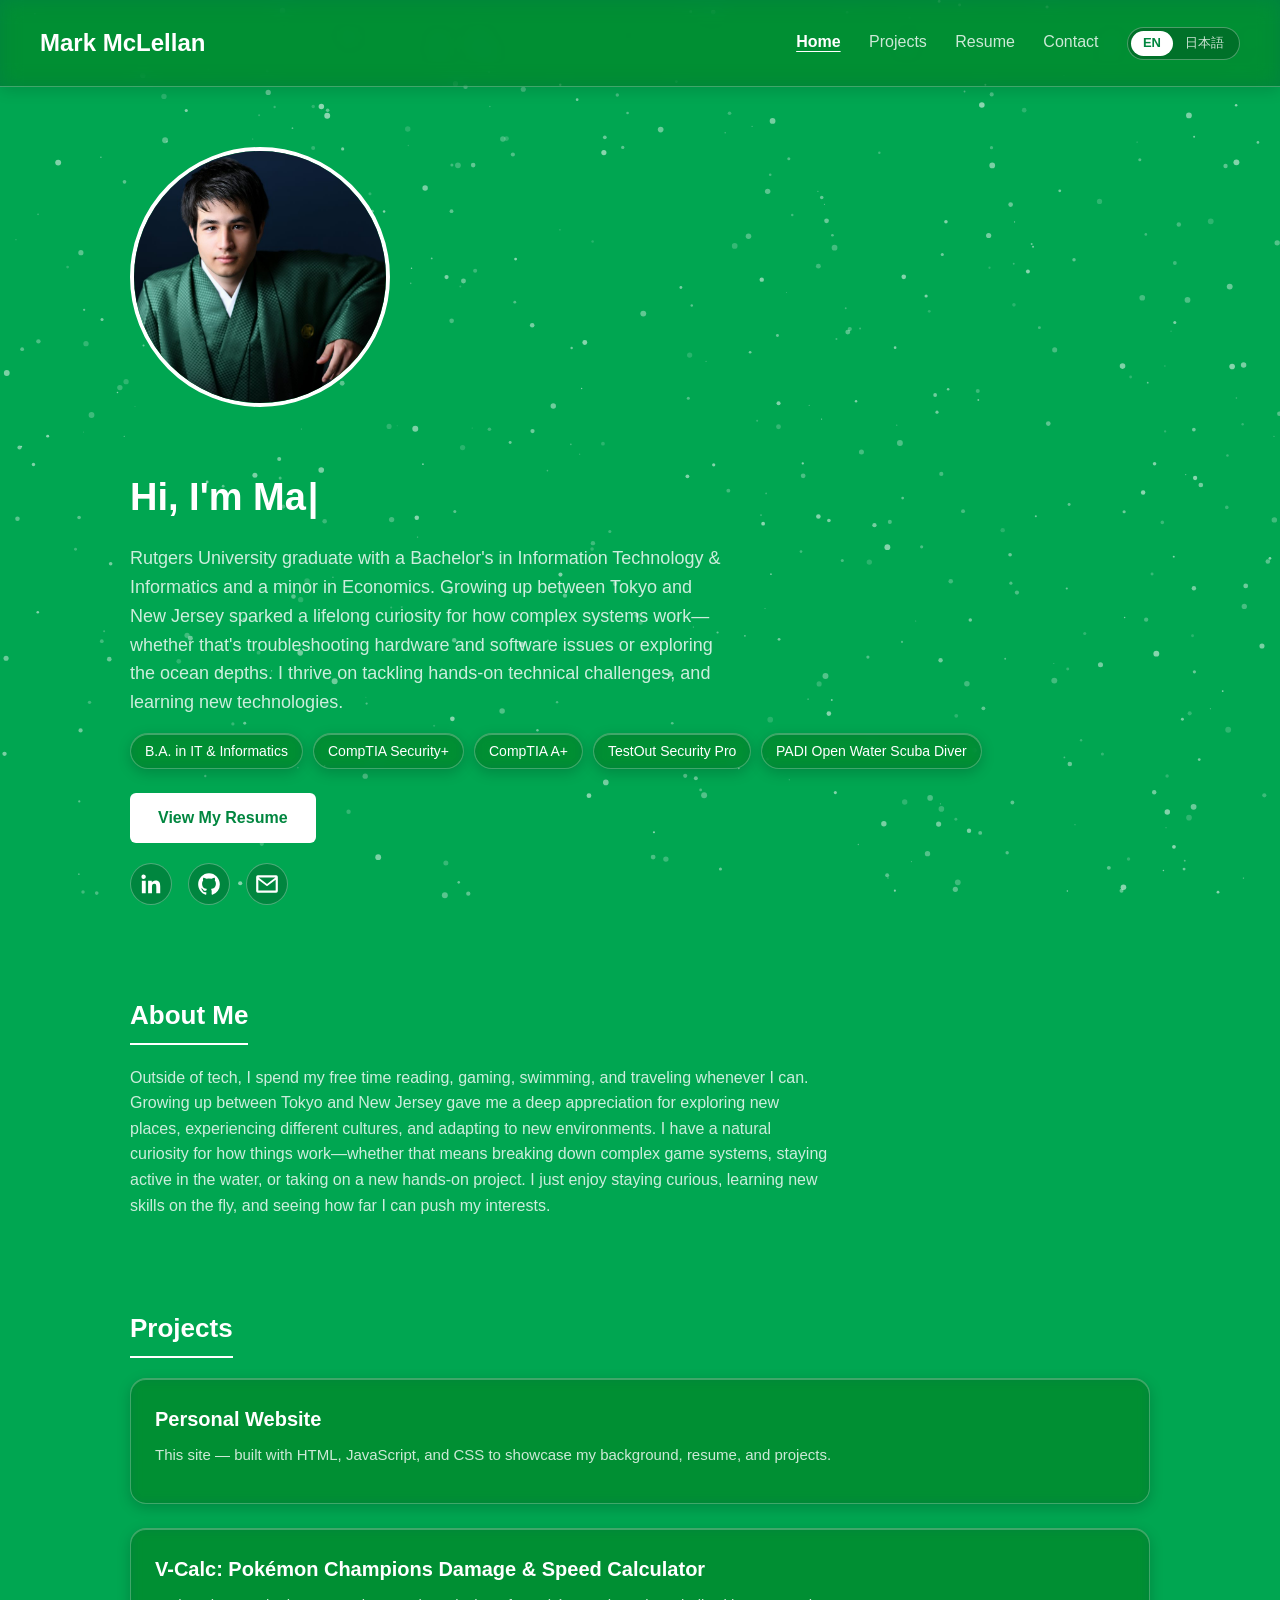
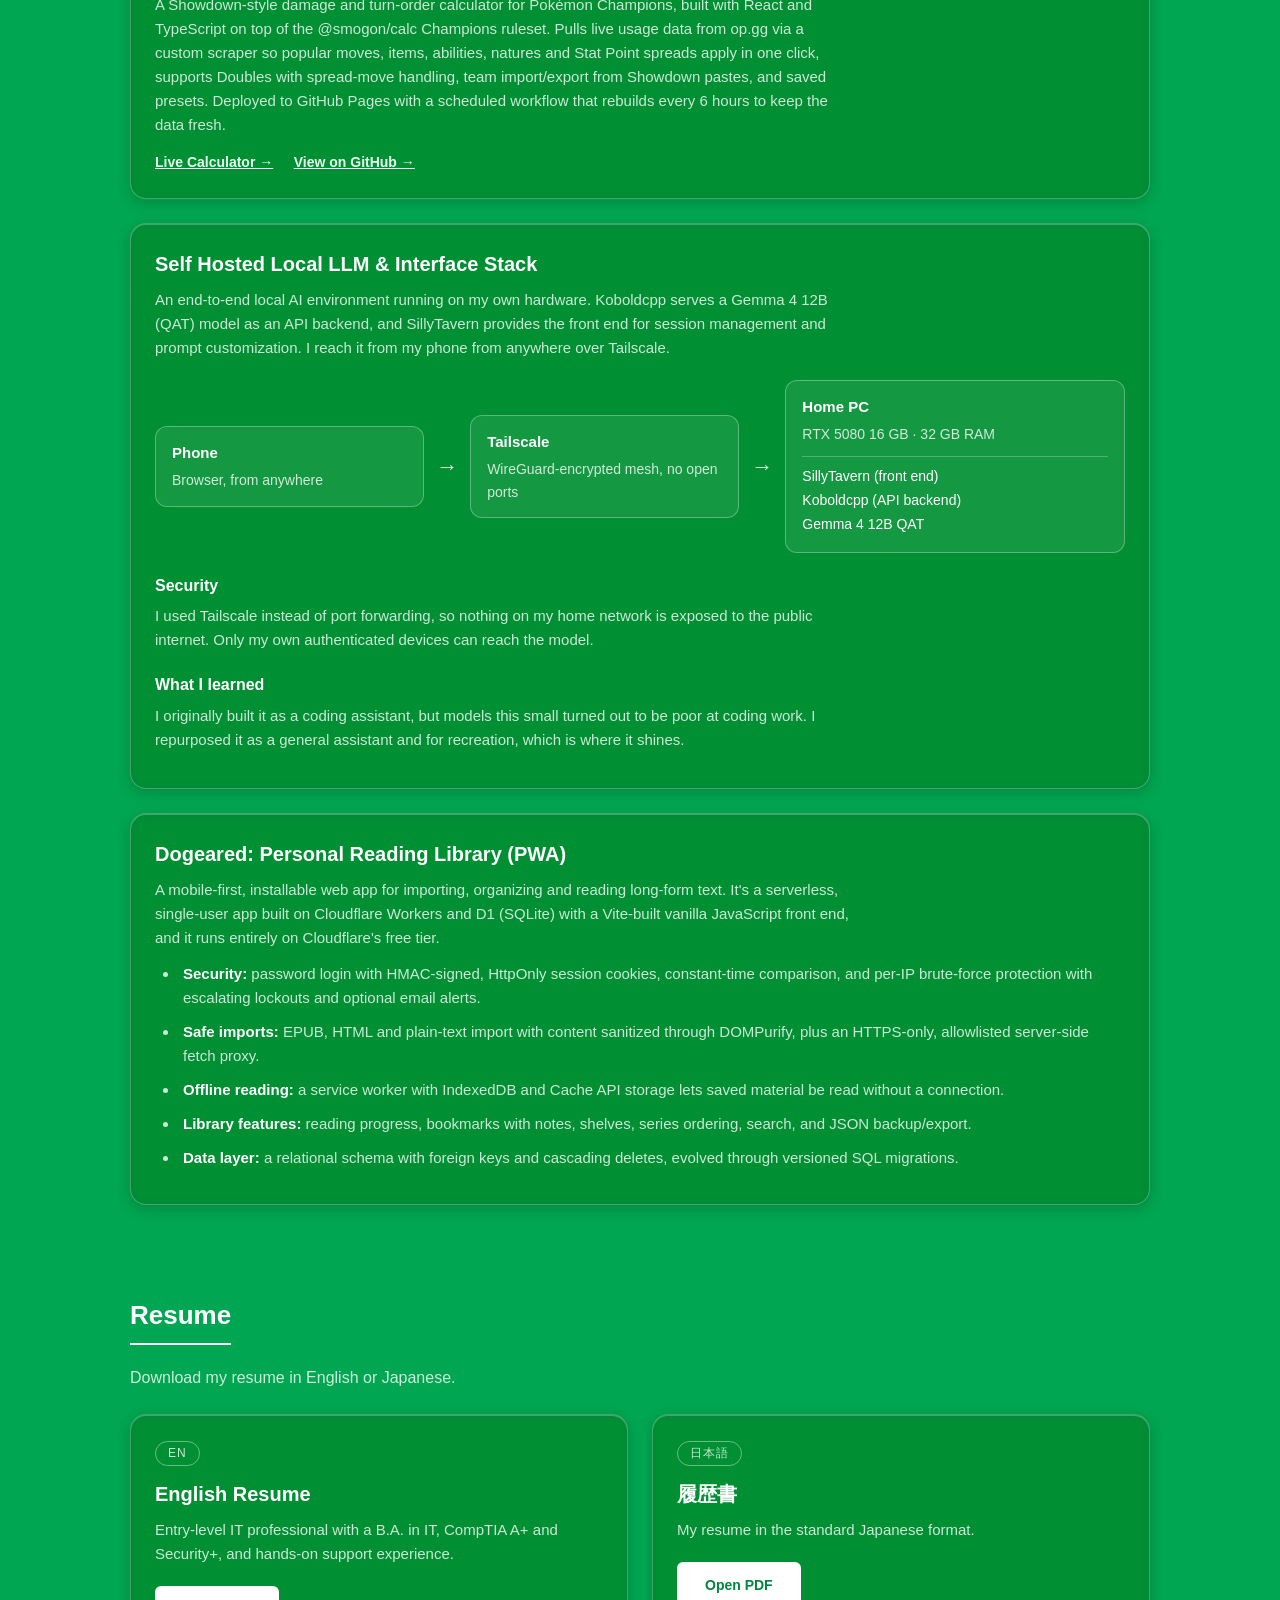
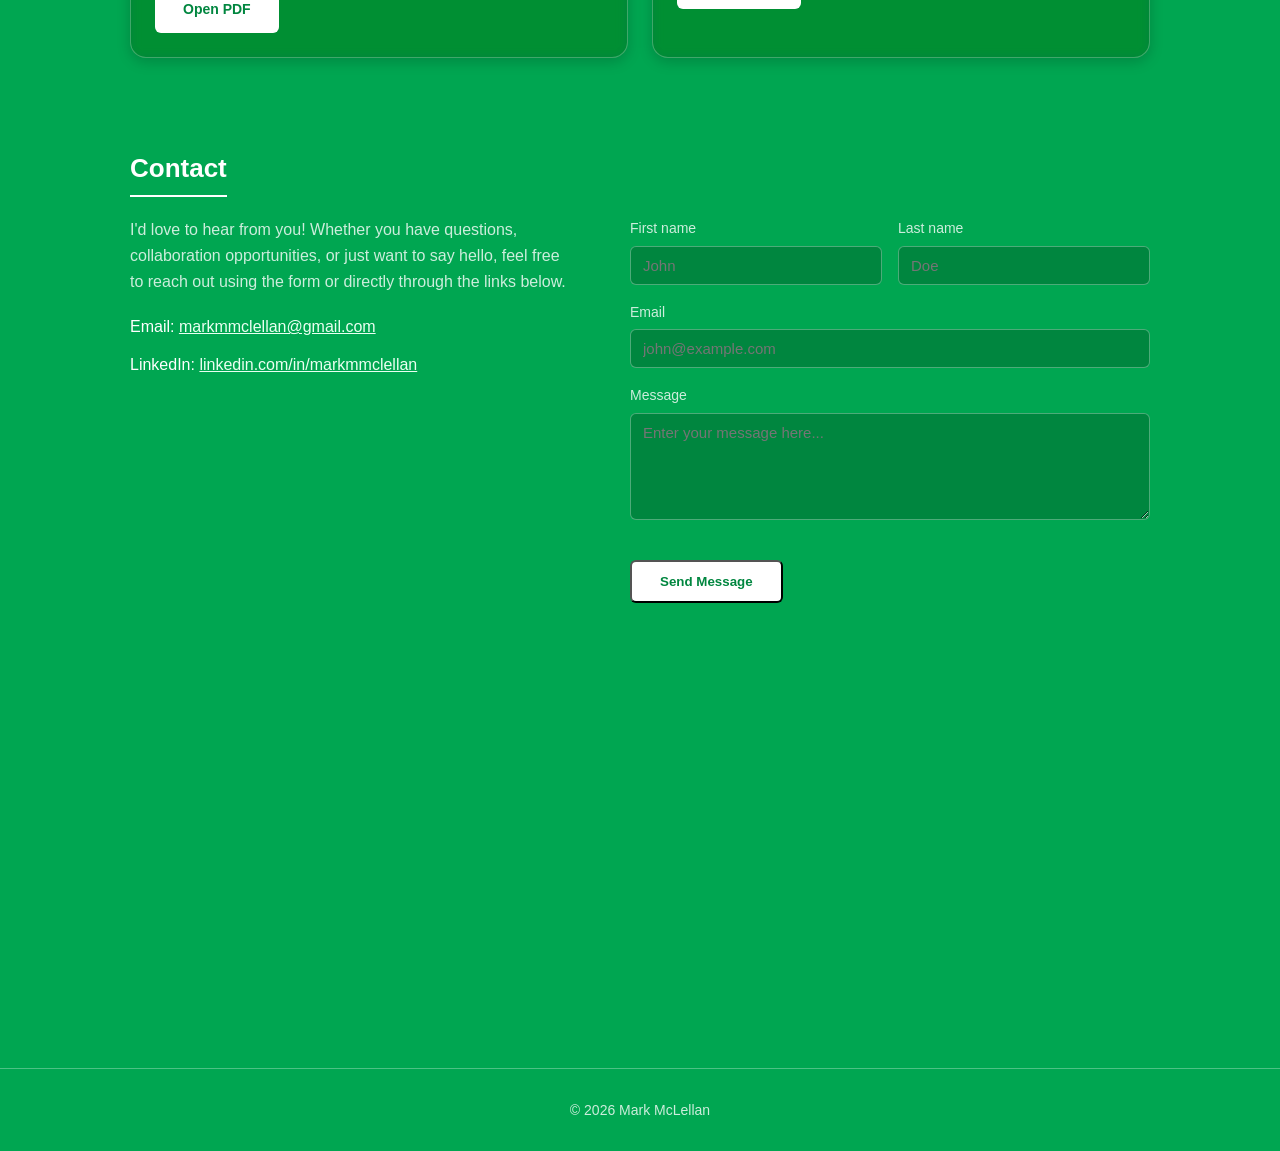
<file: resume.html>
<!DOCTYPE html>
<html lang="en">
<head>
    <meta charset="UTF-8">
    <meta name="viewport" content="width=device-width, initial-scale=1.0">
    <title>Resume | Mark McLellan</title>
    <link rel="canonical" href="https://markmmclellan.github.io/Personal-Website/">
    <meta http-equiv="refresh" content="0; url=index.html#resume">
    <script>location.replace('index.html#resume');</script>
</head>
<body>
    <p>This page has moved. <a href="index.html#resume">Go to Resume</a>.</p>
</body>
</html>
</file>
<file: styles.css>
/* styles.css */
:root {
    --bg: #00a651;
    --bg-alt: #00863f;
    --accent: #ffffff;
    --accent-light: #eafff2;
    --text: #ffffff;
    --text-muted: rgba(255, 255, 255, 0.8);
    --border: rgba(255, 255, 255, 0.3);
    --max-width: 1100px;
}

* {
    box-sizing: border-box;
    margin: 0;
    padding: 0;
}

html {
    scroll-behavior: smooth;
}

body {
    font-family: 'Segoe UI', Arial, sans-serif;
    background-color: var(--bg);
    color: var(--text);
    line-height: 1.6;
}

a {
    color: var(--accent-light);
}

#particles {
    position: fixed;
    top: 0;
    left: 0;
    width: 100vw;
    height: 100vh;
    z-index: -1;
    pointer-events: none;
}

img {
    max-width: 100%;
    display: block;
}

/* Navbar */
.navbar {
    display: flex;
    justify-content: space-between;
    align-items: center;
    flex-wrap: wrap;
    padding: 24px 40px;
    background-color: rgba(0, 40, 20, 0.28);
    backdrop-filter: blur(10px) saturate(140%);
    -webkit-backdrop-filter: blur(10px) saturate(140%);
    border-bottom: 1px solid rgba(255, 255, 255, 0.25);
    box-shadow: 0 4px 14px rgba(0, 0, 0, 0.12);
    position: sticky;
    top: 0;
    z-index: 10;
}

.navbar-name {
    font-size: 24px;
    font-weight: bold;
    text-decoration: none;
    color: var(--text);
}

.navbar-right a {
    margin-left: 24px;
    text-decoration: none;
    font-size: 16px;
    color: var(--text-muted);
    transition: color 0.15s ease;
}

.navbar-right a:hover {
    color: var(--text);
}

.lang-toggle {
    display: inline-flex;
    margin-left: 24px;
    padding: 3px;
    border: 1px solid rgba(255, 255, 255, 0.3);
    border-radius: 999px;
    background-color: rgba(0, 40, 20, 0.28);
    vertical-align: middle;
}

.lang-toggle button {
    font: inherit;
    font-size: 13px;
    padding: 2px 12px;
    border: 0;
    border-radius: 999px;
    background: transparent;
    color: var(--text-muted);
    cursor: pointer;
    transition: background-color 0.15s ease, color 0.15s ease;
}

.lang-toggle button:hover {
    color: var(--text);
}

.lang-toggle button.on {
    background-color: var(--accent);
    color: var(--bg-alt);
    font-weight: 600;
}

.lang-toggle button:focus-visible {
    outline: 2px solid var(--accent);
    outline-offset: 2px;
}

/* Shoji doors for the language switch */
.shoji {
    position: fixed;
    inset: 0;
    z-index: 1000;
    overflow: hidden;
    pointer-events: none;
}

.shoji.active {
    pointer-events: all;
}

.shoji-panel {
    --wood: #4a3526;
    --paper: #f4eddc;
    position: absolute;
    top: 0;
    bottom: 0;
    width: 50%;
    /* translucent washi: the page behind shows through as soft, blurred shapes */
    background-color: rgba(232, 220, 190, 0.38);
    backdrop-filter: blur(5px) brightness(1.1);
    -webkit-backdrop-filter: blur(5px) brightness(1.1);
    /* Chromium: turn anything that isn't the plain green background into a dark silhouette; other browsers keep the frosted look above */
    backdrop-filter: url(#shoji-silhouette) blur(3px);
    background-image:
        repeating-linear-gradient(to bottom, transparent 0, transparent calc(16.6667% - 3px), var(--wood) calc(16.6667% - 3px), var(--wood) 16.6667%),
        repeating-linear-gradient(to right, transparent 0, transparent calc(33.3333% - 3px), var(--wood) calc(33.3333% - 3px), var(--wood) 33.3333%),
        url("data:image/svg+xml,%3Csvg xmlns='http://www.w3.org/2000/svg' width='240' height='240'%3E%3Cfilter id='n'%3E%3CfeTurbulence type='fractalNoise' baseFrequency='0.9' numOctaves='3' stitchTiles='stitch'/%3E%3CfeColorMatrix values='0 0 0 0 0.36 0 0 0 0 0.27 0 0 0 0 0.17 0 0 0 0.55 -0.12'/%3E%3C/filter%3E%3Crect width='100%25' height='100%25' filter='url(%23n)'/%3E%3C/svg%3E"),
        radial-gradient(ellipse at 50% 40%, rgba(255, 255, 255, 0.5), transparent 70%);
    background-size: auto, auto, 240px 240px, auto;
    box-shadow:
        0 0 26px rgba(0, 0, 0, 0.35),
        inset 0 0 0 9px var(--wood),
        inset 0 0 60px rgba(110, 80, 40, 0.18);
    transition: transform var(--shoji-ms, 650ms) cubic-bezier(0.7, 0, 0.3, 1);
    will-change: transform;
}

.shoji-left {
    left: 0;
    transform: translateX(calc(-100% - 40px));
}

.shoji-right {
    right: 0;
    transform: translateX(calc(100% + 40px));
}

.shoji.closed .shoji-panel {
    transform: translateX(0);
}

@media (prefers-reduced-motion: reduce) {
    .shoji {
        display: none;
    }
}

html:lang(ja) body {
    font-family: 'Segoe UI', 'Yu Gothic UI', 'Hiragino Kaku Gothic ProN', 'Meiryo', 'Noto Sans JP', Arial, sans-serif;
    line-height: 1.8;
}

.navbar-right a.active {
    color: var(--text);
    font-weight: 600;
    text-decoration: underline;
    text-underline-offset: 4px;
}

/* Shared layout */
.page {
    max-width: var(--max-width);
    margin: 0 auto;
    padding: 60px 40px;
}

section + section {
    margin-top: 90px;
}

section[id] {
    scroll-margin-top: 100px;
}

/* Tall enough that the section above it can scroll all the way to the top of the screen */
#contact {
    min-height: calc(100vh - 100px);
}

h1 {
    font-size: 40px;
    margin-bottom: 16px;
}

h2.section-title {
    font-size: 26px;
    margin-bottom: 20px;
    border-bottom: 2px solid var(--accent);
    display: inline-block;
    padding-bottom: 6px;
}

p {
    color: var(--text-muted);
    max-width: 700px;
}

/* Hero / bio (home page) */
.bio {
    display: flex;
    align-items: center;
    gap: 60px;
    flex-wrap: wrap;
}

.bio img {
    width: 260px;
    height: 260px;
    object-fit: cover;
    border-radius: 50%;
    border: 4px solid var(--accent);
}

.bio-text h1 {
    font-size: 38px;
}

.typed-cursor {
    display: inline-block;
    margin-left: 2px;
    animation: cursor-blink 1s step-end infinite;
}

@keyframes cursor-blink {
    0%, 49% {
        opacity: 1;
    }
    50%, 100% {
        opacity: 0;
    }
}

.bio-text p {
    font-size: 18px;
    max-width: 600px;
}

.tag-list {
    list-style: none;
    display: flex;
    flex-wrap: wrap;
    gap: 10px;
    margin-top: 16px;
    perspective: 600px;
}

.tag-list li {
    position: relative;
}

.tag-list li:hover {
    z-index: 5;
}

.pill {
    display: block;
    background-color: rgba(0, 40, 20, 0.28);
    backdrop-filter: blur(6px) saturate(140%);
    -webkit-backdrop-filter: blur(6px) saturate(140%);
    border: 1px solid rgba(255, 255, 255, 0.25);
    box-shadow:
        0 4px 14px rgba(0, 0, 0, 0.18),
        inset 0 1px 0 rgba(255, 255, 255, 0.25);
    color: var(--text);
    text-decoration: none;
    padding: 6px 14px;
    border-radius: 999px;
    font-size: 14px;
    transform: perspective(600px) rotateX(0) rotateY(0) scale(1);
    transition: transform 0.15s ease, box-shadow 0.15s ease, background-color 0.15s ease;
    will-change: transform;
}

.tag-list li:hover .pill {
    background-color: rgba(0, 40, 20, 0.36);
    box-shadow:
        0 10px 22px rgba(0, 0, 0, 0.28),
        inset 0 1px 0 rgba(255, 255, 255, 0.35);
}

.cert-popover {
    position: absolute;
    top: 100%;
    left: 50%;
    transform: translateX(-50%);
    padding-top: 10px;
    opacity: 0;
    visibility: hidden;
    transition: opacity 0.2s ease, visibility 0.2s ease;
}

.tag-list li:hover .cert-popover,
.tag-list li:focus-within .cert-popover {
    opacity: 1;
    visibility: visible;
}

.cert-popover-card {
    padding: 8px;
    background-color: rgba(0, 50, 25, 0.92);
    border: 1px solid rgba(255, 255, 255, 0.25);
    border-radius: 14px;
    box-shadow: 0 10px 24px rgba(0, 0, 0, 0.35);
}

.cert-popover-card iframe {
    display: block;
    border-radius: 8px;
}

.button {
    display: inline-block;
    margin-top: 24px;
    padding: 12px 28px;
    background-color: var(--accent);
    color: var(--bg-alt);
    font-weight: 600;
    text-decoration: none;
    border-radius: 6px;
    transition: background-color 0.15s ease;
}

.button:hover {
    background-color: var(--accent-light);
}

.social-links {
    list-style: none;
    display: flex;
    gap: 16px;
    margin-top: 20px;
}

.social-links a {
    display: inline-flex;
    align-items: center;
    justify-content: center;
    width: 42px;
    height: 42px;
    border-radius: 50%;
    background-color: var(--bg-alt);
    border: 1px solid var(--border);
    color: var(--text);
    transition: background-color 0.15s ease, color 0.15s ease;
}

.social-links a:hover {
    background-color: var(--accent);
    color: var(--bg-alt);
}

/* Projects */
.project-grid {
    display: grid;
    grid-template-columns: repeat(auto-fit, minmax(280px, 1fr));
    gap: 24px;
}

.project-grid + .project-grid {
    margin-top: 24px;
}

.project-card {
    background-color: rgba(0, 40, 20, 0.28);
    backdrop-filter: blur(6px) saturate(140%);
    -webkit-backdrop-filter: blur(6px) saturate(140%);
    border: 1px solid rgba(255, 255, 255, 0.25);
    box-shadow:
        0 4px 14px rgba(0, 0, 0, 0.18),
        inset 0 1px 0 rgba(255, 255, 255, 0.25);
    border-radius: 16px;
    padding: 24px;
    position: relative;
    isolation: isolate;
    transition:
        opacity 0.7s ease,
        translate 0.7s cubic-bezier(0.2, 0.7, 0.2, 1),
        transform 0.2s ease,
        box-shadow 0.15s ease,
        background-color 0.15s ease;
}

.project-card:hover {
    transform: translateY(-4px);
    background-color: rgba(0, 40, 20, 0.36);
    box-shadow:
        0 10px 22px rgba(0, 0, 0, 0.28),
        inset 0 1px 0 rgba(255, 255, 255, 0.35);
}

/* Cursor-following glow, painted under the card's content */
.project-card::before {
    content: '';
    position: absolute;
    inset: 0;
    z-index: -1;
    border-radius: inherit;
    background: radial-gradient(
        320px circle at var(--mx, 50%) var(--my, 50%),
        rgba(255, 255, 255, 0.16),
        transparent 60%
    );
    opacity: 0;
    transition: opacity 0.25s ease;
    pointer-events: none;
}

.project-card:hover::before {
    opacity: 1;
}

/* Entrance: cards start hidden only when JS is available, so they never get stuck invisible */
.js .project-card {
    opacity: 0;
    translate: 0 32px;
}

.js .project-card.in {
    opacity: 1;
    translate: 0 0;
}

@media (prefers-reduced-motion: reduce) {
    .js .project-card {
        opacity: 1;
        translate: none;
        transition: none;
    }

    .project-card::before {
        display: none;
    }
}

.project-card h3 {
    font-size: 20px;
    margin-bottom: 8px;
}

.project-card p {
    font-size: 15px;
    margin-bottom: 12px;
}

.project-card a {
    font-size: 14px;
    font-weight: 600;
}

.project-card a + a {
    margin-left: 16px;
}

.project-list {
    margin: 8px 0 4px;
    padding-left: 24px;
    font-size: 15px;
    color: var(--text-muted);
}

.project-list li {
    margin-bottom: 10px;
    padding-left: 4px;
}

.project-list strong {
    color: var(--text);
}

.project-card h4 {
    font-size: 16px;
    margin: 20px 0 6px;
}

.flow {
    display: flex;
    align-items: center;
    gap: 12px;
    margin: 20px 0 8px;
}

.flow-node {
    flex: 1 1 0;
    display: flex;
    flex-direction: column;
    gap: 4px;
    padding: 14px 16px;
    background-color: rgba(255, 255, 255, 0.08);
    border: 1px solid rgba(255, 255, 255, 0.3);
    border-radius: 12px;
    font-size: 14px;
}

.flow-node strong {
    font-size: 15px;
}

.flow-node span {
    color: var(--text-muted);
}

.flow-node ul {
    list-style: none;
    margin-top: 6px;
    padding-top: 8px;
    border-top: 1px solid rgba(255, 255, 255, 0.25);
}

.flow-node li {
    margin-bottom: 2px;
}

.flow-host {
    flex-grow: 1.3;
}

.flow-arrow::before {
    content: '\2192';
    display: inline-block;
    font-size: 22px;
    color: var(--text-muted);
    animation: flow-pulse 1.6s ease-in-out infinite;
}

.flow-arrow + .flow-node + .flow-arrow::before {
    animation-delay: 0.5s;
}

@keyframes flow-pulse {
    0%, 100% {
        opacity: 0.35;
        transform: translateX(-3px);
    }
    50% {
        opacity: 1;
        transform: translateX(5px);
    }
}

@media (prefers-reduced-motion: reduce) {
    .flow-arrow::before {
        animation: none;
    }
}

@media (max-width: 640px) {
    .flow {
        flex-direction: column;
        align-items: stretch;
    }

    .flow-arrow {
        text-align: center;
    }

    .flow-arrow::before {
        content: '\2193';
        animation-name: flow-pulse-down;
    }
}

@keyframes flow-pulse-down {
    0%, 100% {
        opacity: 0.35;
        transform: translateY(-3px);
    }
    50% {
        opacity: 1;
        transform: translateY(5px);
    }
}

/* Contact */
.contact-grid {
    display: flex;
    gap: 60px;
    flex-wrap: wrap;
}

.contact-info {
    flex: 1 1 280px;
}

.contact-links {
    list-style: none;
    margin-top: 20px;
}

.contact-links li {
    margin-bottom: 12px;
    font-size: 16px;
}

.contact-form {
    flex: 1 1 360px;
}

.form-row {
    display: flex;
    gap: 16px;
    margin-bottom: 16px;
    flex-wrap: wrap;
}

.form-group {
    flex: 1 1 200px;
    display: flex;
    flex-direction: column;
}

.form-group label {
    font-size: 14px;
    margin-bottom: 6px;
    color: var(--text-muted);
}

input, textarea {
    width: 100%;
    padding: 10px 12px;
    background-color: var(--bg-alt);
    border: 1px solid var(--border);
    border-radius: 6px;
    color: var(--text);
    font-family: inherit;
    font-size: 15px;
}

input:focus, textarea:focus {
    outline: none;
    border-color: var(--accent);
}

textarea {
    resize: vertical;
}

/* Resume */
.resume-entry {
    margin-bottom: 24px;
}

.resume-entry h3 {
    font-size: 19px;
}

.resume-entry .meta {
    color: var(--text-muted);
    font-size: 14px;
    margin-bottom: 6px;
}

.lang-tag {
    display: inline-block;
    margin-bottom: 12px;
    padding: 2px 12px;
    border: 1px solid rgba(255, 255, 255, 0.4);
    border-radius: 999px;
    font-size: 12px;
    letter-spacing: 0.08em;
    color: var(--text-muted);
}

.resume-card .button {
    margin-top: 8px;
}

footer {
    text-align: center;
    padding: 30px;
    color: var(--text-muted);
    font-size: 14px;
    border-top: 1px solid var(--border);
    margin-top: 60px;
}

/* Responsive */
@media (max-width: 640px) {
    .navbar {
        padding: 18px 20px;
    }

    .navbar-right a {
        margin-left: 14px;
    }

    .lang-toggle {
        margin-left: 14px;
    }

    .page {
        padding: 40px 20px;
    }

    .bio {
        flex-direction: column;
        text-align: center;
    }

    .bio img {
        width: 180px;
        height: 180px;
    }

    .contact-grid {
        flex-direction: column;
    }
}
</file>
